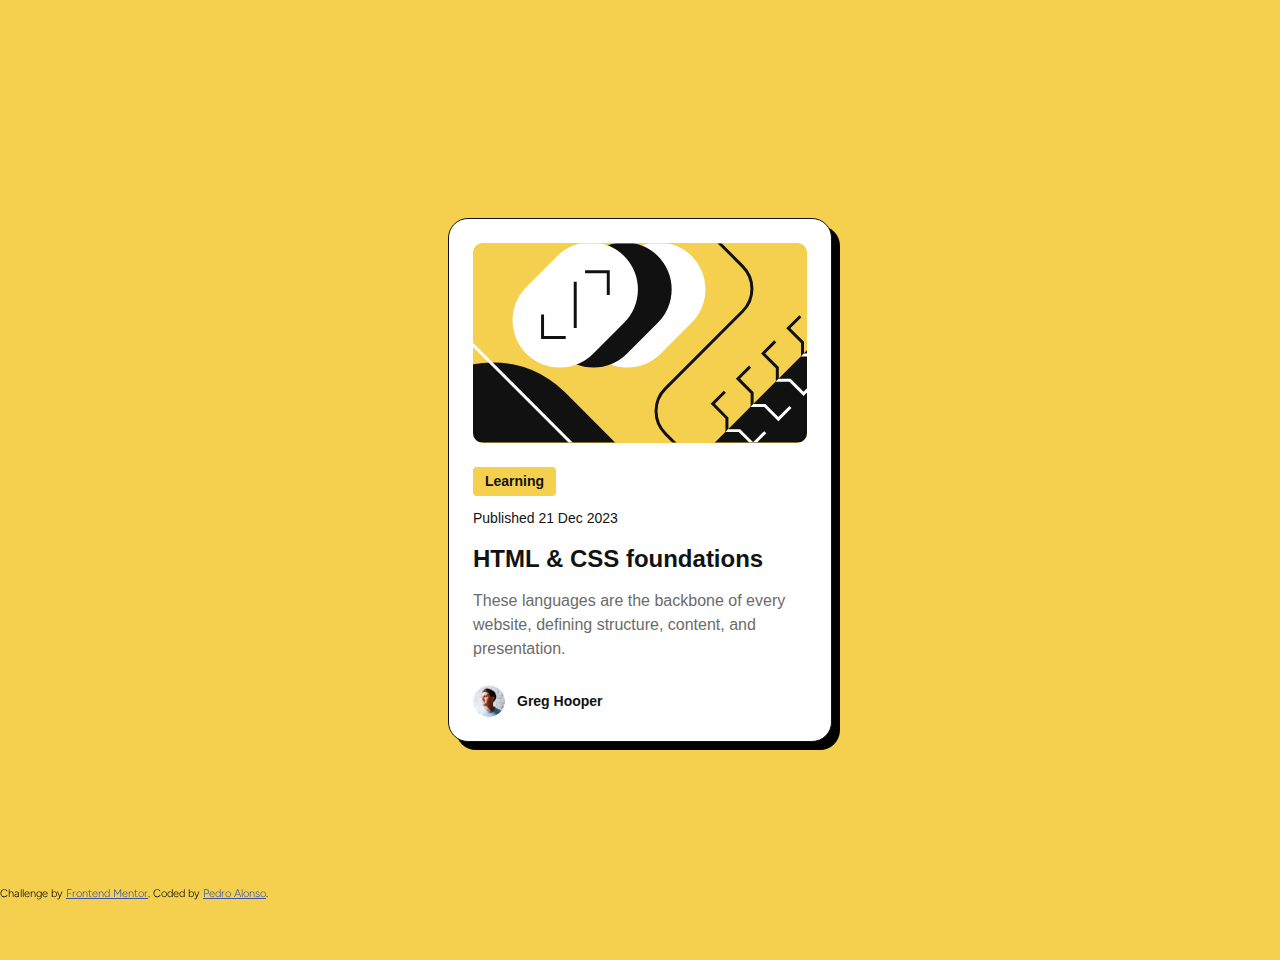
<file: index.html>
<!DOCTYPE html>
<html lang="en">
<head>
  <meta charset="UTF-8">
  <meta name="viewport" content="width=device-width, initial-scale=1.0"> <!-- displays site properly based on user's device -->

  <link rel="icon" type="image/png" sizes="32x32" href="./assets/images/favicon-32x32.png">
  <link rel="stylesheet" href="stylesheet.css">


  <title>Frontend Mentor | Blog preview card</title>

</head>
<body>
<div class="desktop">
  <div class="frame-3">
    <img class="blogimage" src="./assets/images/illustration-article.svg">
  <div class="content">
    <div class="category">
      <div class="category-text">Learning</div>
    </div>
    <div class="published">Published 21 Dec 2023</div>
    <div class="title">HTML & CSS foundations</div>
    <div class="description">These languages are the backbone of every website, defining structure, content, and presentation.</div>
  </div>
  <div class="author">
   <img class="userpic" src="./assets/images/image-avatar.webp">
   <div class="authorname">Greg Hooper</div>
  </div>
 </div>
  <div class="attribution">
    Challenge by <a href="https://www.frontendmentor.io?ref=challenge" target="_blank">Frontend Mentor</a>. 
    Coded by <a href="https://www.frontendmentor.io/profile/jrdeveloper2">Pedro Alonso</a>.
  </div>
</div>  
</body>
</html>
</file>
<file: stylesheet.css>
@import url('https://fonts.googleapis.com/css2?family=Figtree:ital,wght@0,300..900;1,300..900&display=swap');

* {
    margin: 0;
    padding: 0;
    box-sizing: border-box;
}

:root {
  /*primary*/

  --yellow: hsl(47, 88%, 63%);
  
  /*neautral*/

  --white: hsl(0, 0%, 100%);
  --gray : hsl(0, 0%, 42%);
  --black: hsl(0, 0%, 7%);


}

body {
      font-family: "Figtree", sans-serif;
      font-optical-sizing: auto;
      font-weight: 300;
      font-style: normal;
    }

.desktop,
.desktop * {
  box-sizing: border-box;
}

.desktop {
  background: var(--yellow);
  height: 960px;
  position: relative;
  overflow: hidden;
}

.frame-3 {
  background: var(--white);
  border-radius: 20px;
  border-style: solid;
  border-color: var(--black);
  border-width: 1px;
  padding: 24px;
  display: flex;
  flex-direction: column;
  gap: 24px;
  align-items: flex-start;
  justify-content: flex-start;
  width: 384px;
  position: absolute;
  left: 50%;
  translate: -50% -50%;
  top: 50%;
  box-shadow: 8px 8px 0px 0px rgba(0, 0, 0, 1.00);
}

.blogimage {
  background: var(--yellow);
  border-radius: 10px;
  align-self: stretch;
  flex-shrink: 0;
  height: 200px;
  position: relative;
  overflow: hidden;
  }

.content {
  display: flex;
  flex-direction: column;
  gap: 12px;
  align-items: flex-start;
  justify-content: flex-start;
  align-self: stretch;
  flex-shrink: 0;
  position: relative;
}

.category {
  background: var(--yellow);
  border-radius: 4px;
  padding: 4px 12px 4px 12px;
  display: flex;
  flex-direction: row;
  gap: 8px;
  align-items: center;
  justify-content: center;
  flex-shrink: 0;
  position: relative;
}

.category-text {
  color: var(--black);
  text-align: left;
  font-family:  'Figtree-Extrabold', sans-serif;
  font-size: 14px;
  line-height: 150%;
  font-weight: 800;
  position: relative;
}

.published {
  color: var(--black);
  text-align: left;
  font-family: 'Figtree-Medium', sans-serif;
  font-size: 14px;
  line-height: 150%;
  font-weight: 500;
  position: relative;
}

.title {
  color: var(--black);
  text-align: left;
  font-family: 'Figtree-Extrabold', sans-serif;
  font-size: 24px;
  line-height: 150%;
  font-weight: 800;
  position: relative;
  align-self: stretch;
}

.description {
  color: var(--gray);
  text-align: left;
  font-family: 'Figtree-Medium', sans-serif;
  font-size: 16px;
  line-height: 150%;
  font-weight: 500;
  position: relative;
  align-content: stretch;
}

.author {
  display: flex;
  flex-direction: row;
  gap: 12px;
  align-items: center;
  justify-content: flex-start;
  flex-shrink: 0;
  position: relative;
}

.userpic {
  border-radius: 50%;
  flex-shrink: 0;
  width: 32px;
  height: 32px;
  position: relative;
  object-fit: cover;
}

.authorname {
  color: var(--black);
  text-align: left;
  font-family: 'Figtree-EctraBold', sans-serif;
  font-size: 14px;
  line-height: 150%;
  font-weight: 800;
  position: relative;
}

.attribution {
  font-size: 11px;
  text-align: center;
  position: fixed;
  bottom: 0;
}
.attribution a {
  color: hsl(228, 45%, 44%);
}
</file>
